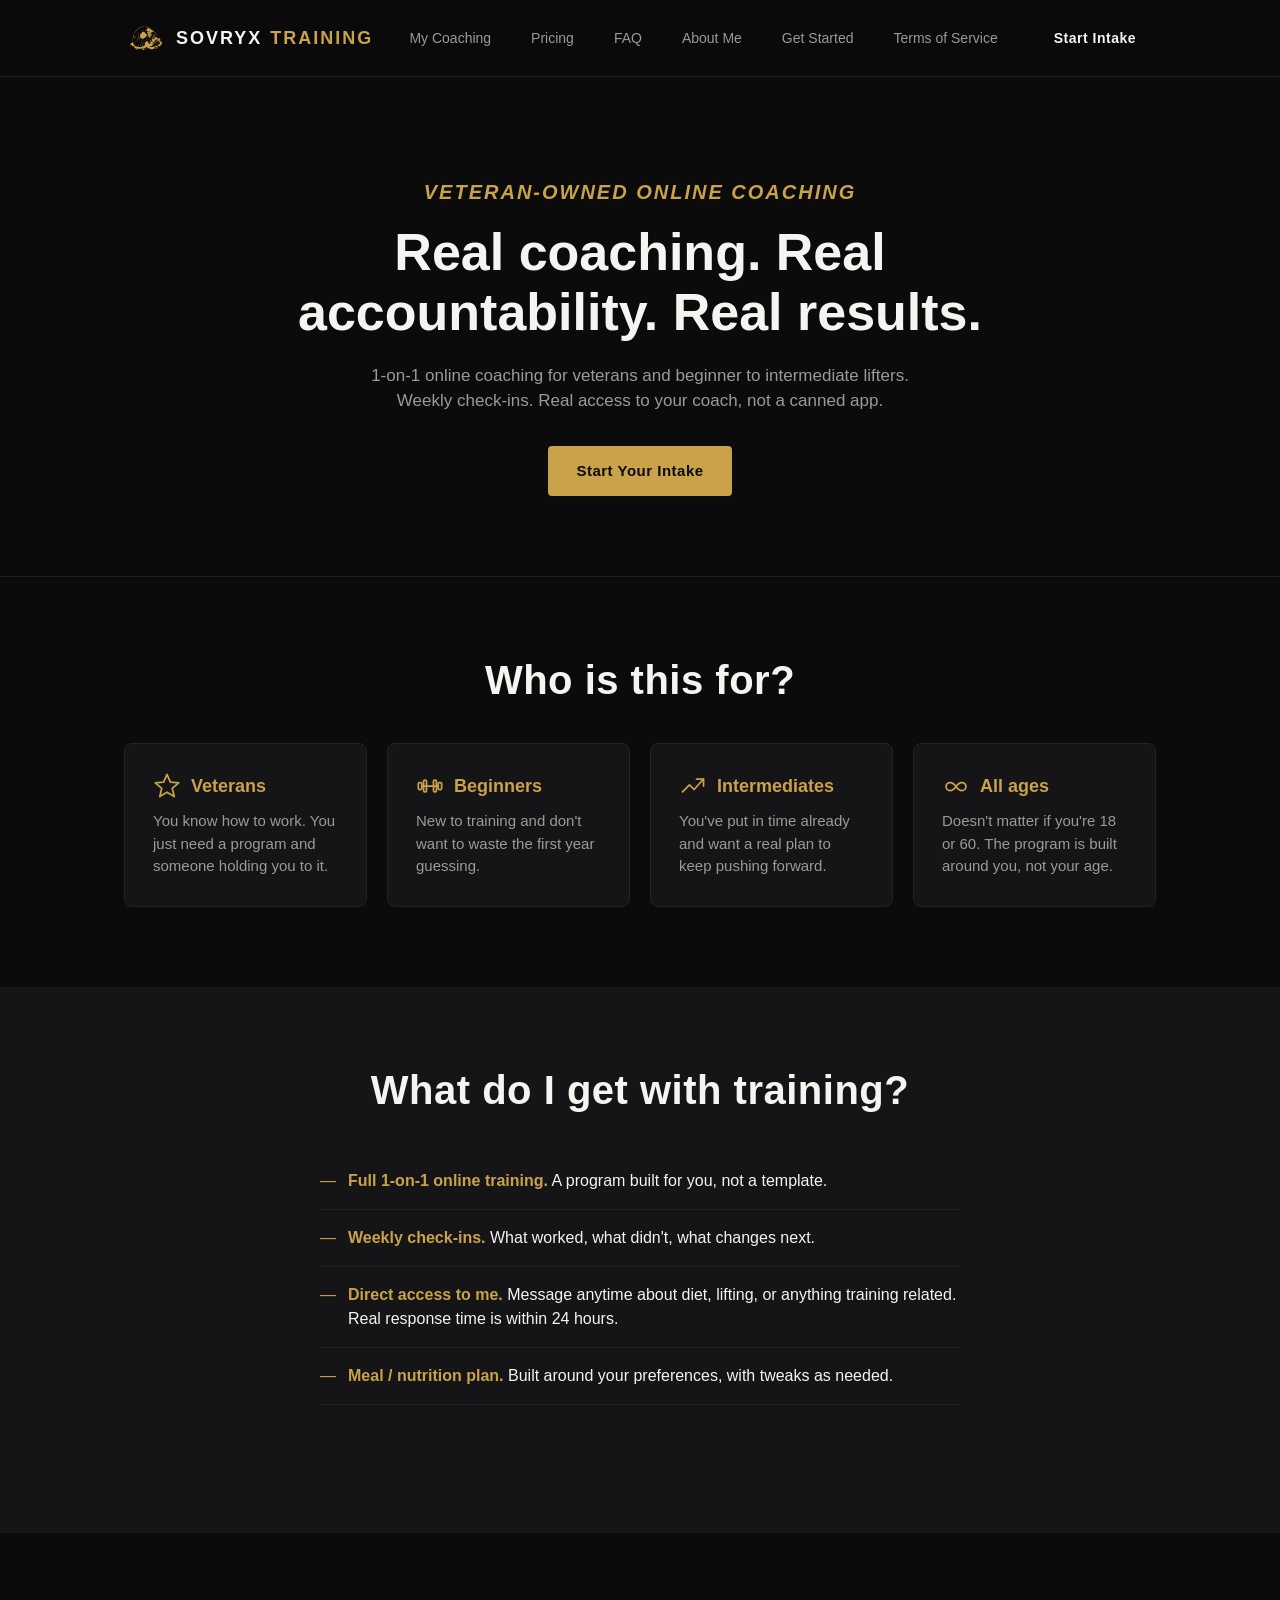
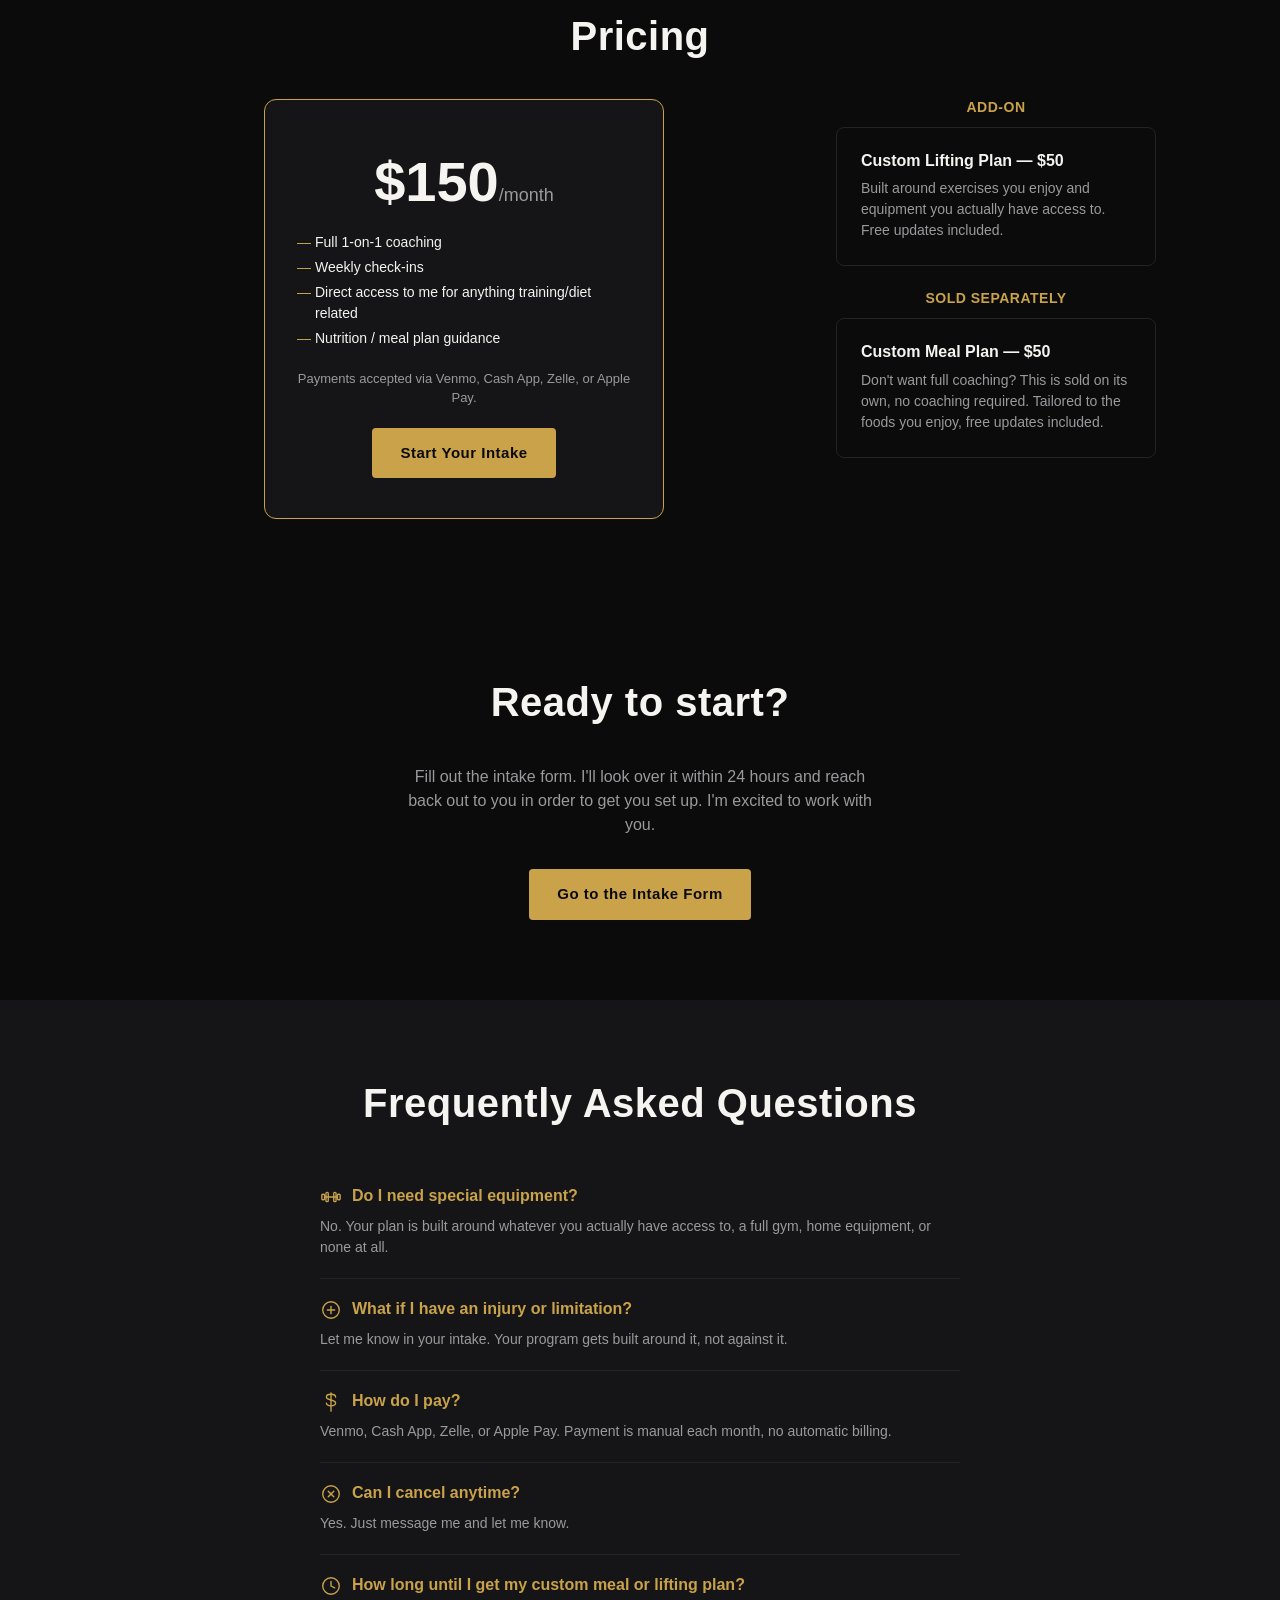
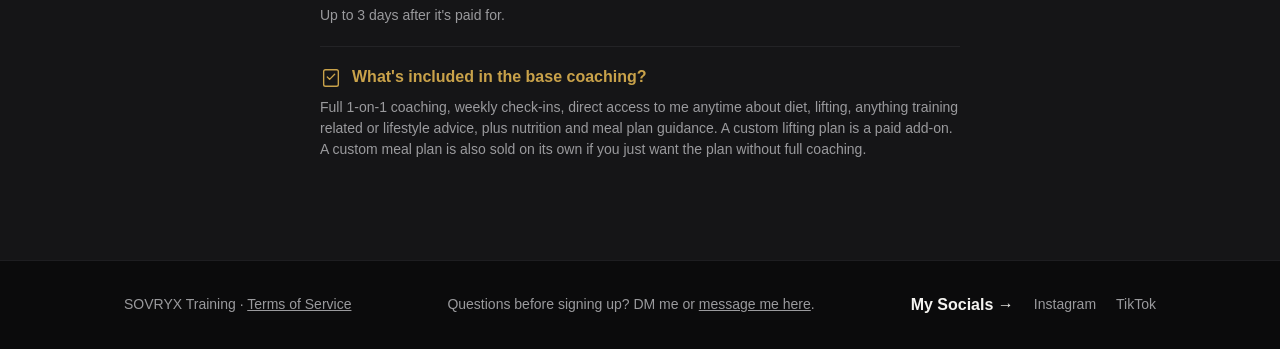
<file: index.html>
<!DOCTYPE html>
<html lang="en">
<head>
<meta charset="UTF-8">
<meta name="viewport" content="width=device-width, initial-scale=1.0">
<title>SOVRYX Training | Online Training and Lifestyle Coaching</title>
<meta name="description" content="1-on-1 online coaching for veterans and beginner to intermediate lifters. Weekly check-ins, custom meal and lifting plans, real access to your coach.">
<link rel="icon" type="image/png" href="favicon.png">
<link rel="icon" type="image/png" sizes="192x192" href="favicon-192.png">
<link rel="apple-touch-icon" href="apple-touch-icon.png">
<meta property="og:type" content="website">
<meta property="og:url" content="https://sovryxtraining.com/">
<meta property="og:title" content="SOVRYX Training | Online Training and Lifestyle Coaching">
<meta property="og:description" content="1-on-1 online coaching for veterans and beginner to intermediate lifters. Weekly check-ins, custom meal and lifting plans, real access to your coach.">
<meta property="og:image" content="https://sovryxtraining.com/og-image.png">
<meta name="twitter:card" content="summary_large_image">
<meta name="twitter:title" content="SOVRYX Training | Online Training and Lifestyle Coaching">
<meta name="twitter:description" content="1-on-1 online coaching for veterans and beginner to intermediate lifters. Weekly check-ins, custom meal and lifting plans, real access to your coach.">
<meta name="twitter:image" content="https://sovryxtraining.com/og-image.png">
<link rel="stylesheet" href="styles.css">
</head>
<body>

<header class="site-header">
  <div class="wrap header-inner">
    <a href="#top" class="logo">
      <img class="logo-icon" src="logo-icon.png" width="44" height="44" alt="">
      SOVRYX <span>TRAINING</span>
    </a>
    <nav class="nav">
      <a href="#offer">My Coaching</a>
      <a href="#pricing">Pricing</a>
      <a href="#faq">FAQ</a>
      <a href="about.html">About Me</a>
      <a href="intake.html">Get Started</a>
      <a href="terms.html">Terms of Service</a>
    </nav>
    <a href="intake.html" class="btn btn-nav">Start Intake</a>
    <button class="nav-toggle" aria-label="Menu" aria-expanded="false">&#9776;</button>
  </div>
</header>

<section id="top" class="hero">
  <div class="wrap">
    <p class="eyebrow">Veteran-owned online coaching</p>
    <h1>Real coaching. Real accountability. Real results.</h1>
    <p class="hero-sub">1-on-1 online coaching for veterans and beginner to intermediate lifters. Weekly check-ins. Real access to your coach, not a canned app.</p>
    <a href="intake.html" class="btn btn-primary">Start Your Intake</a>
  </div>
</section>

<section id="who" class="section">
  <div class="wrap">
    <h2>Who is this for?</h2>
    <div class="cards">
      <div class="card">
        <div class="card-heading">
          <svg class="card-icon" width="28" height="28" viewBox="0 0 24 24" fill="none" stroke="#c9a24a" stroke-width="1.5" stroke-linecap="round" stroke-linejoin="round" aria-hidden="true"><polygon points="12 2 14.9 8.6 22 9.3 16.5 14 18.2 21 12 17.3 5.8 21 7.5 14 2 9.3 9.1 8.6"/></svg>
          <h3>Veterans</h3>
        </div>
        <p>You know how to work. You just need a program and someone holding you to it.</p>
      </div>
      <div class="card">
        <div class="card-heading">
          <svg class="card-icon" width="28" height="28" viewBox="0 0 24 24" fill="none" stroke="#c9a24a" stroke-width="1.5" stroke-linecap="round" stroke-linejoin="round" aria-hidden="true"><rect x="2" y="9" width="3" height="6" rx="1"/><rect x="19" y="9" width="3" height="6" rx="1"/><line x1="5" y1="12" x2="19" y2="12"/><rect x="6.5" y="7" width="2.5" height="10" rx="1"/><rect x="15" y="7" width="2.5" height="10" rx="1"/></svg>
          <h3>Beginners</h3>
        </div>
        <p>New to training and don't want to waste the first year guessing.</p>
      </div>
      <div class="card">
        <div class="card-heading">
          <svg class="card-icon" width="28" height="28" viewBox="0 0 24 24" fill="none" stroke="#c9a24a" stroke-width="1.5" stroke-linecap="round" stroke-linejoin="round" aria-hidden="true"><polyline points="3 17 9 11 13 15 21 6"/><polyline points="15 6 21 6 21 12"/></svg>
          <h3>Intermediates</h3>
        </div>
        <p>You've put in time already and want a real plan to keep pushing forward.</p>
      </div>
      <div class="card">
        <div class="card-heading">
          <svg class="card-icon" width="28" height="28" viewBox="0 0 24 24" fill="none" stroke="#c9a24a" stroke-width="1.5" stroke-linecap="round" stroke-linejoin="round" aria-hidden="true"><path d="M7 9c-2 0-3.5 1.5-3.5 3.5S5 16 7 16c2.5 0 4-2 5-3.5 1 1.5 2.5 3.5 5 3.5 2 0 3.5-1.5 3.5-3.5S19 9 17 9c-2.5 0-4 2-5 3.5C11 11 9.5 9 7 9z"/></svg>
          <h3>All ages</h3>
        </div>
        <p>Doesn't matter if you're 18 or 60. The program is built around you, not your age.</p>
      </div>
    </div>
  </div>
</section>

<section id="offer" class="section section-alt">
  <div class="wrap">
    <h2>What do I get with training?</h2>
    <ul class="offer-list">
      <li><strong>Full 1-on-1 online training.</strong> A program built for you, not a template.</li>
      <li><strong>Weekly check-ins.</strong> What worked, what didn't, what changes next.</li>
      <li><strong>Direct access to me.</strong> Message anytime about diet, lifting, or anything training related. Real response time is within 24 hours.</li>
      <li><strong>Meal / nutrition plan.</strong> Built around your preferences, with tweaks as needed.</li>
    </ul>
  </div>
</section>

<section id="pricing" class="section">
  <div class="wrap">
    <h2>Pricing</h2>
    <div class="pricing-flex">
      <div class="price-card">
        <p class="price">$150<span>/month</span></p>
        <ul class="price-includes">
          <li>Full 1-on-1 coaching</li>
          <li>Weekly check-ins</li>
          <li>Direct access to me for anything training/diet related</li>
          <li>Nutrition / meal plan guidance</li>
        </ul>
        <p class="price-payment">Payments accepted via Venmo, Cash App, Zelle, or Apple Pay.</p>
        <a href="intake.html" class="btn btn-primary">Start Your Intake</a>
      </div>
      <div class="addons">
        <div class="addon-group">
          <h3>Add-on</h3>
          <div class="addon">
            <h4>Custom Lifting Plan &mdash; $50</h4>
            <p>Built around exercises you enjoy and equipment you actually have access to. Free updates included.</p>
          </div>
        </div>
        <div class="addon-group">
          <h3>Sold Separately</h3>
          <div class="addon">
            <h4>Custom Meal Plan &mdash; $50</h4>
            <p>Don't want full coaching? This is sold on its own, no coaching required. Tailored to the foods you enjoy, free updates included.</p>
          </div>
        </div>
      </div>
    </div>
  </div>
</section>

<section id="start" class="section cta-section">
  <div class="wrap">
    <h2>Ready to start?</h2>
    <p>Fill out the intake form. I'll look over it within 24 hours and reach back out to you in order to get you set up. I'm excited to work with you.</p>
    <a href="intake.html" class="btn btn-primary">Go to the Intake Form</a>
  </div>
</section>

<section id="faq" class="section section-alt">
  <div class="wrap">
    <h2>Frequently Asked Questions</h2>
    <div class="faq-list">
      <div class="faq-item">
        <div class="faq-question">
          <svg class="faq-icon" width="22" height="22" viewBox="0 0 24 24" fill="none" stroke="#c9a24a" stroke-width="1.5" stroke-linecap="round" stroke-linejoin="round" aria-hidden="true"><rect x="2" y="9" width="3" height="6" rx="1"/><rect x="19" y="9" width="3" height="6" rx="1"/><line x1="5" y1="12" x2="19" y2="12"/><rect x="6.5" y="7" width="2.5" height="10" rx="1"/><rect x="15" y="7" width="2.5" height="10" rx="1"/></svg>
          <h3>Do I need special equipment?</h3>
        </div>
        <p>No. Your plan is built around whatever you actually have access to, a full gym, home equipment, or none at all.</p>
      </div>
      <div class="faq-item">
        <div class="faq-question">
          <svg class="faq-icon" width="22" height="22" viewBox="0 0 24 24" fill="none" stroke="#c9a24a" stroke-width="1.5" stroke-linecap="round" aria-hidden="true"><circle cx="12" cy="12" r="9"/><line x1="12" y1="8" x2="12" y2="16"/><line x1="8" y1="12" x2="16" y2="12"/></svg>
          <h3>What if I have an injury or limitation?</h3>
        </div>
        <p>Let me know in your intake. Your program gets built around it, not against it.</p>
      </div>
      <div class="faq-item">
        <div class="faq-question">
          <svg class="faq-icon" width="22" height="22" viewBox="0 0 24 24" fill="none" stroke="#c9a24a" stroke-width="1.5" stroke-linecap="round" stroke-linejoin="round" aria-hidden="true"><line x1="12" y1="2" x2="12" y2="22"/><path d="M17 6.5c0-1.7-2-3-5-3s-5 1.3-5 3c0 1.8 1.8 2.5 5 3.3 3.5.8 5 1.7 5 3.4 0 1.7-2 3-5 3s-5-1.3-5-3"/></svg>
          <h3>How do I pay?</h3>
        </div>
        <p>Venmo, Cash App, Zelle, or Apple Pay. Payment is manual each month, no automatic billing.</p>
      </div>
      <div class="faq-item">
        <div class="faq-question">
          <svg class="faq-icon" width="22" height="22" viewBox="0 0 24 24" fill="none" stroke="#c9a24a" stroke-width="1.5" stroke-linecap="round" aria-hidden="true"><circle cx="12" cy="12" r="9"/><line x1="9" y1="9" x2="15" y2="15"/><line x1="15" y1="9" x2="9" y2="15"/></svg>
          <h3>Can I cancel anytime?</h3>
        </div>
        <p>Yes. Just message me and let me know.</p>
      </div>
      <div class="faq-item">
        <div class="faq-question">
          <svg class="faq-icon" width="22" height="22" viewBox="0 0 24 24" fill="none" stroke="#c9a24a" stroke-width="1.5" stroke-linecap="round" stroke-linejoin="round" aria-hidden="true"><circle cx="12" cy="12" r="9"/><polyline points="12 7 12 12 16 14"/></svg>
          <h3>How long until I get my custom meal or lifting plan?</h3>
        </div>
        <p>Up to 3 days after it's paid for.</p>
      </div>
      <div class="faq-item">
        <div class="faq-question">
          <svg class="faq-icon" width="22" height="22" viewBox="0 0 24 24" fill="none" stroke="#c9a24a" stroke-width="1.5" stroke-linecap="round" stroke-linejoin="round" aria-hidden="true"><rect x="4" y="3" width="16" height="18" rx="2"/><polyline points="8 11 10.5 13.5 16 8"/></svg>
          <h3>What's included in the base coaching?</h3>
        </div>
        <p>Full 1-on-1 coaching, weekly check-ins, direct access to me anytime about diet, lifting, anything training related or lifestyle advice, plus nutrition and meal plan guidance. A custom lifting plan is a paid add-on. A custom meal plan is also sold on its own if you just want the plan without full coaching.</p>
      </div>
    </div>
  </div>
</section>

<footer class="site-footer">
  <div class="wrap footer-inner">
    <p>SOVRYX Training &middot; <a href="terms.html" class="footer-link">Terms of Service</a></p>
    <p class="footer-contact">Questions before signing up? DM me or <a href="https://mail.google.com/mail/?view=cm&fs=1&to=jonabbott63@gmail.com&su=Question%20about%20SOVRYX%20Training" target="_blank" rel="noopener" class="footer-link">message me here</a>.</p>
    <div class="social">
      <span class="social-label">My Socials &rarr;</span>
      <a href="https://instagram.com/_jonabbott" target="_blank" rel="noopener">Instagram</a>
      <a href="https://tiktok.com/@jonabbott_" target="_blank" rel="noopener">TikTok</a>
    </div>
  </div>
</footer>

<script src="script.js"></script>

</body>
</html>
</file>
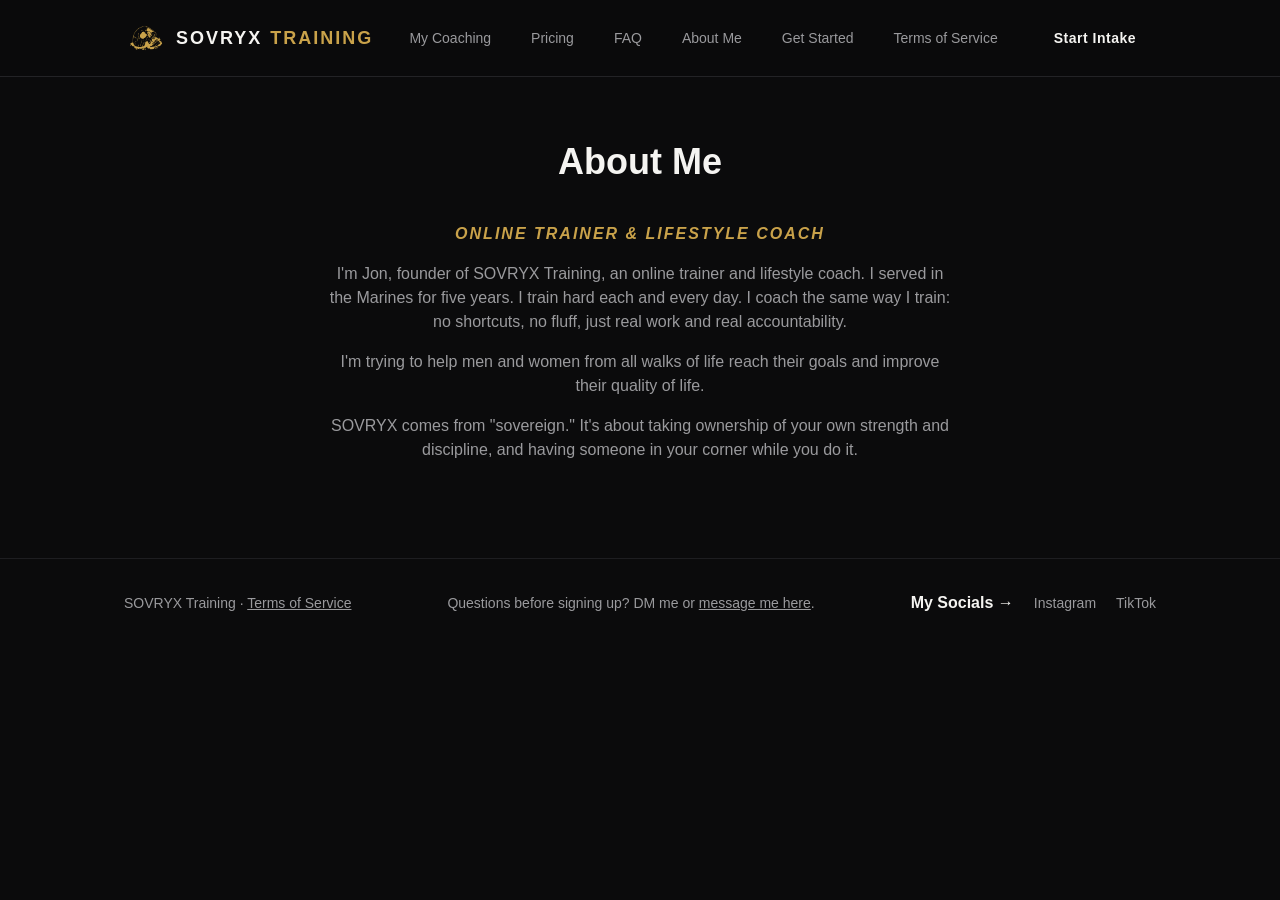
<file: about.html>
<!DOCTYPE html>
<html lang="en">
<head>
<meta charset="UTF-8">
<meta name="viewport" content="width=device-width, initial-scale=1.0">
<title>About Me | SOVRYX Training</title>
<meta name="description" content="Meet Jon, founder of SOVRYX Training.">
<link rel="icon" type="image/png" href="favicon.png">
<link rel="icon" type="image/png" sizes="192x192" href="favicon-192.png">
<link rel="apple-touch-icon" href="apple-touch-icon.png">
<meta property="og:type" content="website">
<meta property="og:url" content="https://sovryxtraining.com/about.html">
<meta property="og:title" content="About Me | SOVRYX Training">
<meta property="og:description" content="Meet Jon, founder of SOVRYX Training.">
<meta property="og:image" content="https://sovryxtraining.com/og-image.png">
<meta name="twitter:card" content="summary_large_image">
<meta name="twitter:title" content="About Me | SOVRYX Training">
<meta name="twitter:description" content="Meet Jon, founder of SOVRYX Training.">
<meta name="twitter:image" content="https://sovryxtraining.com/og-image.png">
<link rel="stylesheet" href="styles.css">
</head>
<body>

<header class="site-header">
  <div class="wrap header-inner">
    <a href="index.html" class="logo">
      <img class="logo-icon" src="logo-icon.png" width="44" height="44" alt="">
      SOVRYX <span>TRAINING</span>
    </a>
    <nav class="nav">
      <a href="index.html#offer">My Coaching</a>
      <a href="index.html#pricing">Pricing</a>
      <a href="index.html#faq">FAQ</a>
      <a href="about.html">About Me</a>
      <a href="intake.html">Get Started</a>
      <a href="terms.html">Terms of Service</a>
    </nav>
    <a href="intake.html" class="btn btn-nav">Start Intake</a>
    <button class="nav-toggle" aria-label="Menu" aria-expanded="false">&#9776;</button>
  </div>
</header>

<section class="section terms-page">
  <div class="wrap about-inner">
    <div>
      <h1>About Me</h1>
      <p class="eyebrow about-tagline">Online Trainer &amp; Lifestyle Coach</p>
      <p>I'm Jon, founder of SOVRYX Training, an online trainer and lifestyle coach. I served in the Marines for five years. I train hard each and every day. I coach the same way I train: no shortcuts, no fluff, just real work and real accountability.</p>
      <p>I'm trying to help men and women from all walks of life reach their goals and improve their quality of life.</p>
      <p>SOVRYX comes from "sovereign." It's about taking ownership of your own strength and discipline, and having someone in your corner while you do it.</p>
    </div>
  </div>
</section>

<footer class="site-footer">
  <div class="wrap footer-inner">
    <p>SOVRYX Training &middot; <a href="terms.html" class="footer-link">Terms of Service</a></p>
    <p class="footer-contact">Questions before signing up? DM me or <a href="https://mail.google.com/mail/?view=cm&fs=1&to=jonabbott63@gmail.com&su=Question%20about%20SOVRYX%20Training" target="_blank" rel="noopener" class="footer-link">message me here</a>.</p>
    <div class="social">
      <span class="social-label">My Socials &rarr;</span>
      <a href="https://instagram.com/_jonabbott" target="_blank" rel="noopener">Instagram</a>
      <a href="https://tiktok.com/@jonabbott_" target="_blank" rel="noopener">TikTok</a>
    </div>
  </div>
</footer>

<script src="script.js"></script>

</body>
</html>
</file>
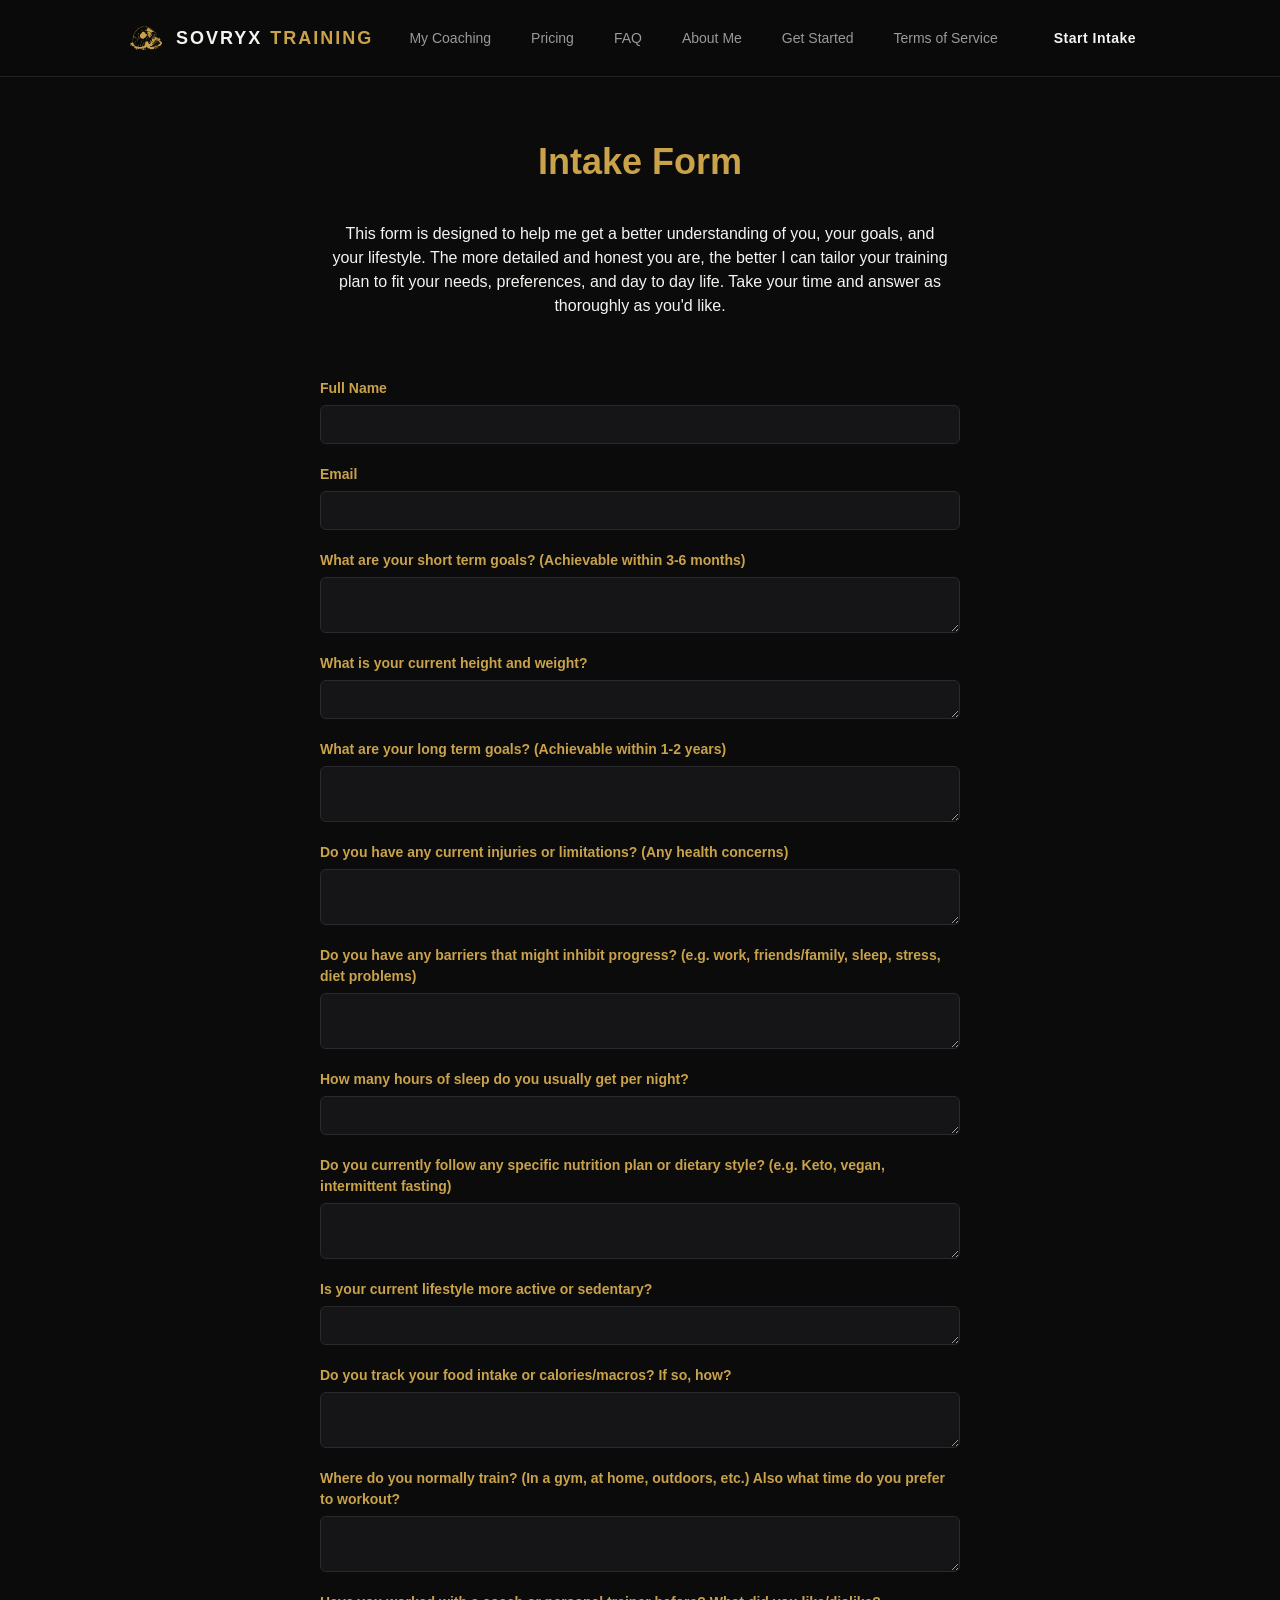
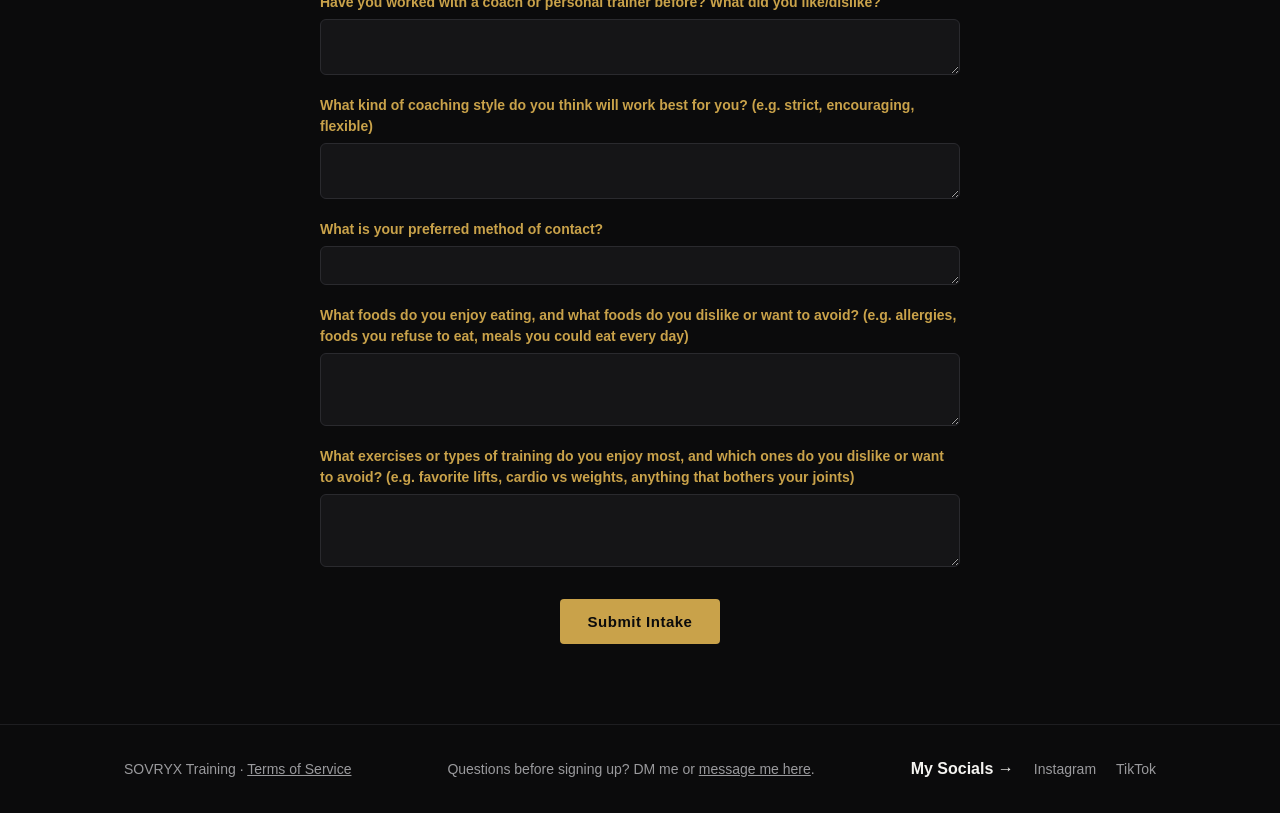
<file: intake.html>
<!DOCTYPE html>
<html lang="en">
<head>
<meta charset="UTF-8">
<meta name="viewport" content="width=device-width, initial-scale=1.0">
<title>Intake Form | SOVRYX Training</title>
<meta name="description" content="Start your SOVRYX Training coaching intake.">
<link rel="icon" type="image/png" href="favicon.png">
<link rel="icon" type="image/png" sizes="192x192" href="favicon-192.png">
<link rel="apple-touch-icon" href="apple-touch-icon.png">
<meta property="og:type" content="website">
<meta property="og:url" content="https://sovryxtraining.com/intake.html">
<meta property="og:title" content="Intake Form | SOVRYX Training">
<meta property="og:description" content="Start your SOVRYX Training coaching intake.">
<meta property="og:image" content="https://sovryxtraining.com/og-image.png">
<meta name="twitter:card" content="summary_large_image">
<meta name="twitter:title" content="Intake Form | SOVRYX Training">
<meta name="twitter:description" content="Start your SOVRYX Training coaching intake.">
<meta name="twitter:image" content="https://sovryxtraining.com/og-image.png">
<link rel="stylesheet" href="styles.css">
</head>
<body>

<header class="site-header">
  <div class="wrap header-inner">
    <a href="index.html" class="logo">
      <img class="logo-icon" src="logo-icon.png" width="44" height="44" alt="">
      SOVRYX <span>TRAINING</span>
    </a>
    <nav class="nav">
      <a href="index.html#offer">My Coaching</a>
      <a href="index.html#pricing">Pricing</a>
      <a href="index.html#faq">FAQ</a>
      <a href="about.html">About Me</a>
      <a href="intake.html">Get Started</a>
      <a href="terms.html">Terms of Service</a>
    </nav>
    <a href="intake.html" class="btn btn-nav">Start Intake</a>
    <button class="nav-toggle" aria-label="Menu" aria-expanded="false">&#9776;</button>
  </div>
</header>

<section class="section terms-page intake-page">
  <div class="wrap">
    <h1>Intake Form</h1>
    <p class="intake-sub">This form is designed to help me get a better understanding of you, your goals, and your lifestyle. The more detailed and honest you are, the better I can tailor your training plan to fit your needs, preferences, and day to day life. Take your time and answer as thoroughly as you'd like.</p>

    <form id="intake-form" class="intake-form" action="https://formspree.io/f/mdenolvr" method="POST">
      <input type="hidden" name="_subject" value="New SOVRYX Training Intake Submission">
      <p id="intake-error" class="intake-error" hidden>Something went wrong submitting the form. Please try again, or email me directly.</p>

      <label for="name">Full Name</label>
      <input type="text" id="name" name="name" required>

      <label for="email">Email</label>
      <input type="email" id="email" name="email" required>

      <label for="q1">What are your short term goals? (Achievable within 3-6 months)</label>
      <textarea id="q1" name="short_term_goals" rows="2" required></textarea>

      <label for="q2">What is your current height and weight?</label>
      <textarea id="q2" name="height_weight" rows="1" required></textarea>

      <label for="q3">What are your long term goals? (Achievable within 1-2 years)</label>
      <textarea id="q3" name="long_term_goals" rows="2" required></textarea>

      <label for="q4">Do you have any current injuries or limitations? (Any health concerns)</label>
      <textarea id="q4" name="injuries_limitations" rows="2" required></textarea>

      <label for="q5">Do you have any barriers that might inhibit progress? (e.g. work, friends/family, sleep, stress, diet problems)</label>
      <textarea id="q5" name="barriers" rows="2" required></textarea>

      <label for="q6">How many hours of sleep do you usually get per night?</label>
      <textarea id="q6" name="sleep_hours" rows="1" required></textarea>

      <label for="q7">Do you currently follow any specific nutrition plan or dietary style? (e.g. Keto, vegan, intermittent fasting)</label>
      <textarea id="q7" name="nutrition_style" rows="2" required></textarea>

      <label for="q8">Is your current lifestyle more active or sedentary?</label>
      <textarea id="q8" name="lifestyle" rows="1" required></textarea>

      <label for="q9">Do you track your food intake or calories/macros? If so, how?</label>
      <textarea id="q9" name="food_tracking" rows="2" required></textarea>

      <label for="q10">Where do you normally train? (In a gym, at home, outdoors, etc.) Also what time do you prefer to workout?</label>
      <textarea id="q10" name="training_location_time" rows="2" required></textarea>

      <label for="q11">Have you worked with a coach or personal trainer before? What did you like/dislike?</label>
      <textarea id="q11" name="past_coaching" rows="2" required></textarea>

      <label for="q12">What kind of coaching style do you think will work best for you? (e.g. strict, encouraging, flexible)</label>
      <textarea id="q12" name="coaching_style" rows="2" required></textarea>

      <label for="q13">What is your preferred method of contact?</label>
      <textarea id="q13" name="contact_method" rows="1" required></textarea>

      <label for="q14">What foods do you enjoy eating, and what foods do you dislike or want to avoid? (e.g. allergies, foods you refuse to eat, meals you could eat every day)</label>
      <textarea id="q14" name="food_preferences" rows="3" required></textarea>

      <label for="q15">What exercises or types of training do you enjoy most, and which ones do you dislike or want to avoid? (e.g. favorite lifts, cardio vs weights, anything that bothers your joints)</label>
      <textarea id="q15" name="exercise_preferences" rows="3" required></textarea>

      <button type="submit" class="btn btn-primary">Submit Intake</button>
    </form>
  </div>
</section>

<footer class="site-footer">
  <div class="wrap footer-inner">
    <p>SOVRYX Training &middot; <a href="terms.html" class="footer-link">Terms of Service</a></p>
    <p class="footer-contact">Questions before signing up? DM me or <a href="https://mail.google.com/mail/?view=cm&fs=1&to=jonabbott63@gmail.com&su=Question%20about%20SOVRYX%20Training" target="_blank" rel="noopener" class="footer-link">message me here</a>.</p>
    <div class="social">
      <span class="social-label">My Socials &rarr;</span>
      <a href="https://instagram.com/_jonabbott" target="_blank" rel="noopener">Instagram</a>
      <a href="https://tiktok.com/@jonabbott_" target="_blank" rel="noopener">TikTok</a>
    </div>
  </div>
</footer>

<script src="script.js"></script>

<script>
  const form = document.getElementById('intake-form');
  const errorMsg = document.getElementById('intake-error');
  form.addEventListener('submit', function (e) {
    e.preventDefault();
    errorMsg.hidden = true;
    fetch(form.action, {
      method: 'POST',
      body: new FormData(form),
      headers: { 'Accept': 'application/json' }
    }).then(function (response) {
      if (response.ok) {
        window.location.href = 'thank-you.html';
      } else {
        errorMsg.hidden = false;
      }
    }).catch(function () {
      errorMsg.hidden = false;
    });
  });
</script>

</body>
</html>
</file>
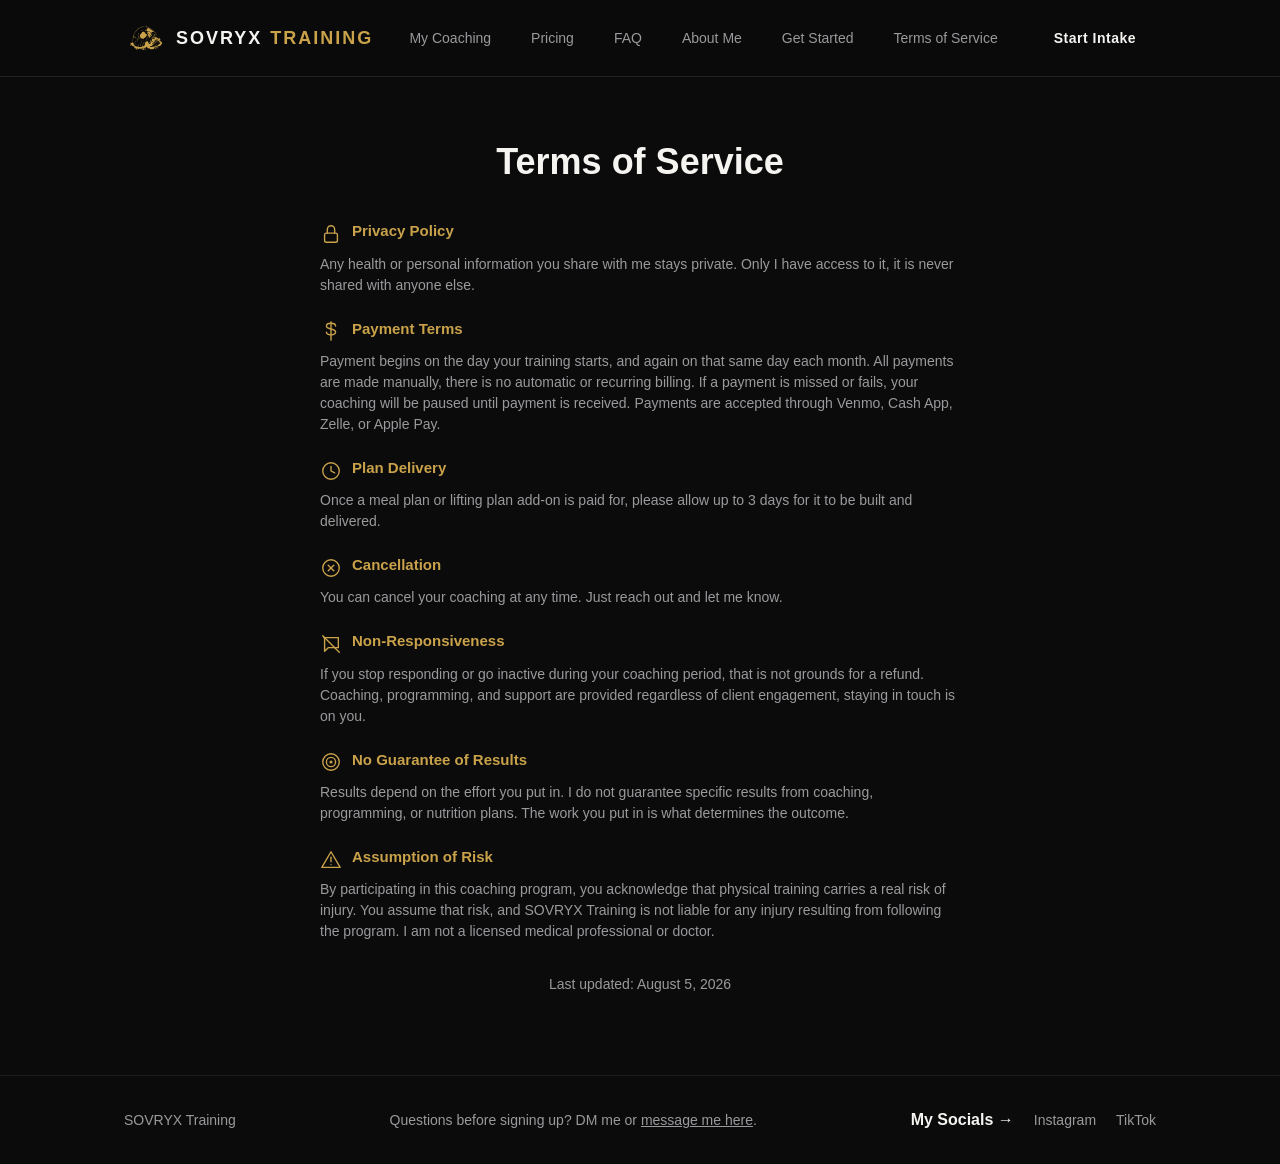
<file: terms.html>
<!DOCTYPE html>
<html lang="en">
<head>
<meta charset="UTF-8">
<meta name="viewport" content="width=device-width, initial-scale=1.0">
<title>Terms of Service | SOVRYX Training</title>
<meta name="description" content="Cancellation, refund, and non-responsiveness policy for SOVRYX Training coaching.">
<link rel="icon" type="image/png" href="favicon.png">
<link rel="icon" type="image/png" sizes="192x192" href="favicon-192.png">
<link rel="apple-touch-icon" href="apple-touch-icon.png">
<meta property="og:type" content="website">
<meta property="og:url" content="https://sovryxtraining.com/terms.html">
<meta property="og:title" content="Terms of Service | SOVRYX Training">
<meta property="og:description" content="Cancellation, refund, and non-responsiveness policy for SOVRYX Training coaching.">
<meta property="og:image" content="https://sovryxtraining.com/og-image.png">
<meta name="twitter:card" content="summary_large_image">
<meta name="twitter:title" content="Terms of Service | SOVRYX Training">
<meta name="twitter:description" content="Cancellation, refund, and non-responsiveness policy for SOVRYX Training coaching.">
<meta name="twitter:image" content="https://sovryxtraining.com/og-image.png">
<link rel="stylesheet" href="styles.css">
</head>
<body>

<header class="site-header">
  <div class="wrap header-inner">
    <a href="index.html" class="logo">
      <img class="logo-icon" src="logo-icon.png" width="44" height="44" alt="">
      SOVRYX <span>TRAINING</span>
    </a>
    <nav class="nav">
      <a href="index.html#offer">My Coaching</a>
      <a href="index.html#pricing">Pricing</a>
      <a href="index.html#faq">FAQ</a>
      <a href="about.html">About Me</a>
      <a href="intake.html">Get Started</a>
      <a href="terms.html">Terms of Service</a>
    </nav>
    <a href="intake.html" class="btn btn-nav">Start Intake</a>
    <button class="nav-toggle" aria-label="Menu" aria-expanded="false">&#9776;</button>
  </div>
</header>

<section class="section terms-page">
  <div class="wrap">
    <h1>Terms of Service</h1>
    <div class="terms-content">
      <div class="faq-question">
        <svg class="faq-icon" width="22" height="22" viewBox="0 0 24 24" fill="none" stroke="#c9a24a" stroke-width="1.5" stroke-linecap="round" stroke-linejoin="round" aria-hidden="true"><rect x="5" y="11" width="14" height="10" rx="2"/><path d="M8 11V7a4 4 0 0 1 8 0v4"/></svg>
        <h3>Privacy Policy</h3>
      </div>
      <p>Any health or personal information you share with me stays private. Only I have access to it, it is never shared with anyone else.</p>

      <div class="faq-question">
        <svg class="faq-icon" width="22" height="22" viewBox="0 0 24 24" fill="none" stroke="#c9a24a" stroke-width="1.5" stroke-linecap="round" stroke-linejoin="round" aria-hidden="true"><line x1="12" y1="2" x2="12" y2="22"/><path d="M17 6.5c0-1.7-2-3-5-3s-5 1.3-5 3c0 1.8 1.8 2.5 5 3.3 3.5.8 5 1.7 5 3.4 0 1.7-2 3-5 3s-5-1.3-5-3"/></svg>
        <h3>Payment Terms</h3>
      </div>
      <p>Payment begins on the day your training starts, and again on that same day each month. All payments are made manually, there is no automatic or recurring billing. If a payment is missed or fails, your coaching will be paused until payment is received. Payments are accepted through Venmo, Cash App, Zelle, or Apple Pay.</p>

      <div class="faq-question">
        <svg class="faq-icon" width="22" height="22" viewBox="0 0 24 24" fill="none" stroke="#c9a24a" stroke-width="1.5" stroke-linecap="round" stroke-linejoin="round" aria-hidden="true"><circle cx="12" cy="12" r="9"/><polyline points="12 7 12 12 16 14"/></svg>
        <h3>Plan Delivery</h3>
      </div>
      <p>Once a meal plan or lifting plan add-on is paid for, please allow up to 3 days for it to be built and delivered.</p>

      <div class="faq-question">
        <svg class="faq-icon" width="22" height="22" viewBox="0 0 24 24" fill="none" stroke="#c9a24a" stroke-width="1.5" stroke-linecap="round" aria-hidden="true"><circle cx="12" cy="12" r="9"/><line x1="9" y1="9" x2="15" y2="15"/><line x1="15" y1="9" x2="9" y2="15"/></svg>
        <h3>Cancellation</h3>
      </div>
      <p>You can cancel your coaching at any time. Just reach out and let me know.</p>

      <div class="faq-question">
        <svg class="faq-icon" width="22" height="22" viewBox="0 0 24 24" fill="none" stroke="#c9a24a" stroke-width="1.5" stroke-linecap="round" stroke-linejoin="round" aria-hidden="true"><path d="M4 5h16v11H9l-4 4V5z"/><line x1="3" y1="3" x2="21" y2="21"/></svg>
        <h3>Non-Responsiveness</h3>
      </div>
      <p>If you stop responding or go inactive during your coaching period, that is not grounds for a refund. Coaching, programming, and support are provided regardless of client engagement, staying in touch is on you.</p>

      <div class="faq-question">
        <svg class="faq-icon" width="22" height="22" viewBox="0 0 24 24" fill="none" stroke="#c9a24a" stroke-width="1.5" stroke-linecap="round" stroke-linejoin="round" aria-hidden="true"><circle cx="12" cy="12" r="9"/><circle cx="12" cy="12" r="5"/><circle cx="12" cy="12" r="1" fill="#c9a24a"/></svg>
        <h3>No Guarantee of Results</h3>
      </div>
      <p>Results depend on the effort you put in. I do not guarantee specific results from coaching, programming, or nutrition plans. The work you put in is what determines the outcome.</p>

      <div class="faq-question">
        <svg class="faq-icon" width="22" height="22" viewBox="0 0 24 24" fill="none" stroke="#c9a24a" stroke-width="1.5" stroke-linecap="round" stroke-linejoin="round" aria-hidden="true"><path d="M12 3 2 20h20L12 3z"/><line x1="12" y1="9" x2="12" y2="14"/><line x1="12" y1="17" x2="12" y2="17.01"/></svg>
        <h3>Assumption of Risk</h3>
      </div>
      <p>By participating in this coaching program, you acknowledge that physical training carries a real risk of injury. You assume that risk, and SOVRYX Training is not liable for any injury resulting from following the program. I am not a licensed medical professional or doctor.</p>

      <p class="terms-updated">Last updated: August 5, 2026</p>
    </div>
  </div>
</section>

<footer class="site-footer">
  <div class="wrap footer-inner">
    <p>SOVRYX Training</p>
    <p class="footer-contact">Questions before signing up? DM me or <a href="https://mail.google.com/mail/?view=cm&fs=1&to=jonabbott63@gmail.com&su=Question%20about%20SOVRYX%20Training" target="_blank" rel="noopener" class="footer-link">message me here</a>.</p>
    <div class="social">
      <span class="social-label">My Socials &rarr;</span>
      <a href="https://instagram.com/_jonabbott" target="_blank" rel="noopener">Instagram</a>
      <a href="https://tiktok.com/@jonabbott_" target="_blank" rel="noopener">TikTok</a>
    </div>
  </div>
</footer>

<script src="script.js"></script>

</body>
</html>
</file>
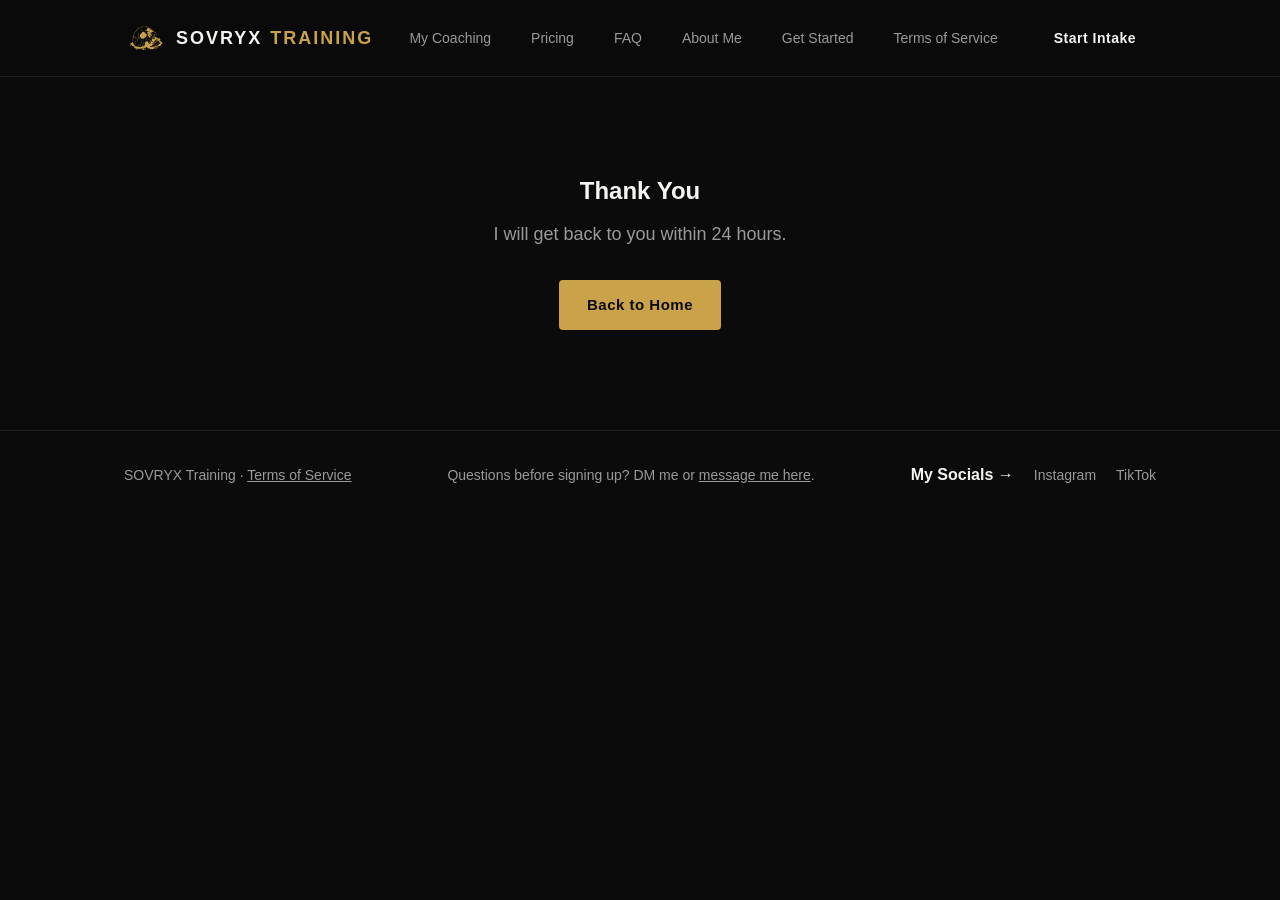
<file: thank-you.html>
<!DOCTYPE html>
<html lang="en">
<head>
<meta charset="UTF-8">
<meta name="viewport" content="width=device-width, initial-scale=1.0">
<title>Thank You | SOVRYX Training</title>
<meta name="description" content="Your intake was received.">
<link rel="icon" type="image/png" href="favicon.png">
<link rel="icon" type="image/png" sizes="192x192" href="favicon-192.png">
<link rel="apple-touch-icon" href="apple-touch-icon.png">
<meta property="og:type" content="website">
<meta property="og:url" content="https://sovryxtraining.com/thank-you.html">
<meta property="og:title" content="Thank You | SOVRYX Training">
<meta property="og:description" content="Your intake was received.">
<meta property="og:image" content="https://sovryxtraining.com/og-image.png">
<meta name="twitter:card" content="summary_large_image">
<meta name="twitter:title" content="Thank You | SOVRYX Training">
<meta name="twitter:description" content="Your intake was received.">
<meta name="twitter:image" content="https://sovryxtraining.com/og-image.png">
<link rel="stylesheet" href="styles.css">
</head>
<body>

<header class="site-header">
  <div class="wrap header-inner">
    <a href="index.html" class="logo">
      <img class="logo-icon" src="logo-icon.png" width="44" height="44" alt="">
      SOVRYX <span>TRAINING</span>
    </a>
    <nav class="nav">
      <a href="index.html#offer">My Coaching</a>
      <a href="index.html#pricing">Pricing</a>
      <a href="index.html#faq">FAQ</a>
      <a href="about.html">About Me</a>
      <a href="intake.html">Get Started</a>
      <a href="terms.html">Terms of Service</a>
    </nav>
    <a href="intake.html" class="btn btn-nav">Start Intake</a>
    <button class="nav-toggle" aria-label="Menu" aria-expanded="false">&#9776;</button>
  </div>
</header>

<section class="section thank-you-section">
  <div class="wrap">
    <h1>Thank You</h1>
    <p>I will get back to you within 24 hours.</p>
    <a href="index.html" class="btn btn-primary">Back to Home</a>
  </div>
</section>

<footer class="site-footer">
  <div class="wrap footer-inner">
    <p>SOVRYX Training &middot; <a href="terms.html" class="footer-link">Terms of Service</a></p>
    <p class="footer-contact">Questions before signing up? DM me or <a href="https://mail.google.com/mail/?view=cm&fs=1&to=jonabbott63@gmail.com&su=Question%20about%20SOVRYX%20Training" target="_blank" rel="noopener" class="footer-link">message me here</a>.</p>
    <div class="social">
      <span class="social-label">My Socials &rarr;</span>
      <a href="https://instagram.com/_jonabbott" target="_blank" rel="noopener">Instagram</a>
      <a href="https://tiktok.com/@jonabbott_" target="_blank" rel="noopener">TikTok</a>
    </div>
  </div>
</footer>

<script src="script.js"></script>

</body>
</html>
</file>
<file: styles.css>
:root {
  --black: #0b0b0c;
  --near-black: #151517;
  --gold: #c9a24a;
  --white: #f5f4f1;
  --gray: #9a9a9d;
  --max-width: 1080px;
}

* { box-sizing: border-box; }

body {
  margin: 0;
  font-family: -apple-system, BlinkMacSystemFont, "Segoe UI", Helvetica, Arial, sans-serif;
  background: var(--black);
  color: var(--white);
  line-height: 1.5;
}

.wrap {
  max-width: var(--max-width);
  margin: 0 auto;
  padding: 0 24px;
}

h1, h2, h3, h4 {
  font-weight: 700;
  line-height: 1.15;
  margin: 0 0 16px;
}

h2 {
  font-size: clamp(28px, 4vw, 40px);
  text-align: center;
  margin-bottom: 40px;
  letter-spacing: 0.5px;
}

p { color: var(--gray); margin: 0 0 16px; }

a { color: inherit; text-decoration: none; }

/* Header */
.site-header {
  position: sticky;
  top: 0;
  background: rgba(11,11,12,0.9);
  backdrop-filter: blur(6px);
  border-bottom: 1px solid #232326;
  z-index: 10;
}

.header-inner {
  display: flex;
  align-items: center;
  justify-content: space-between;
  padding-top: 16px;
  padding-bottom: 16px;
}

.logo {
  display: flex;
  align-items: center;
  gap: 8px;
  font-weight: 800;
  letter-spacing: 2px;
  font-size: 18px;
}

.logo span { color: var(--gold); }

.nav {
  display: none;
  gap: 14px;
}

.nav a {
  color: var(--gray);
  font-size: 14px;
  white-space: nowrap;
  padding: 8px 12px;
  border-radius: 8px;
  border: 1px solid transparent;
  transition: all 0.15s ease;
}

.nav a:hover {
  color: var(--white);
  border-color: var(--gold);
  background-color: rgba(201, 162, 74, 0.1);
}

@media (min-width: 1100px) {
  .nav { display: flex; }
}

.btn {
  display: inline-block;
  padding: 14px 28px;
  border-radius: 4px;
  font-weight: 700;
  font-size: 15px;
  letter-spacing: 0.5px;
  cursor: pointer;
  border: none;
}

.btn-primary {
  background: var(--gold);
  color: var(--black);
}

.btn-primary:hover { background: #ddb85e; }

.btn-nav {
  display: none;
  padding: 10px 20px;
  font-size: 14px;
}

@media (min-width: 1100px) {
  .btn-nav { display: inline-block; }
}

.nav-toggle {
  display: inline-flex;
  background: none;
  border: none;
  color: var(--gold);
  font-size: 24px;
  line-height: 1;
  cursor: pointer;
  padding: 4px 8px;
}

@media (min-width: 1100px) {
  .nav-toggle { display: none; }
}

.nav.nav-open {
  display: flex;
  flex-direction: column;
  align-items: flex-start;
  position: absolute;
  top: 100%;
  left: 0;
  right: 0;
  background: var(--black);
  padding: 12px 24px 20px;
  gap: 4px;
  border-bottom: 1px solid #232326;
  z-index: 20;
}

.nav.nav-open a {
  width: 100%;
}

/* Hero */
.hero {
  padding: 100px 0 80px;
  text-align: center;
  border-bottom: 1px solid #1e1e21;
}

.eyebrow {
  color: var(--gold);
  text-transform: uppercase;
  font-size: 20px;
  letter-spacing: 2px;
  font-weight: 700;
  font-style: italic;
  margin-bottom: 16px;
}

.hero h1 {
  font-size: clamp(32px, 5vw, 52px);
  max-width: 800px;
  margin-left: auto;
  margin-right: auto;
  margin-bottom: 20px;
}

.hero-sub {
  max-width: 560px;
  margin: 0 auto 32px;
  font-size: 17px;
}

/* Sections */
.section {
  padding: 80px 0;
}

.section-alt {
  background: var(--near-black);
}

/* Who cards */
.cards {
  display: grid;
  gap: 20px;
  grid-template-columns: 1fr;
}

@media (min-width: 640px) {
  .cards { grid-template-columns: repeat(2, 1fr); }
}

@media (min-width: 1000px) {
  .cards { grid-template-columns: repeat(4, 1fr); }
}

.card {
  background: var(--near-black);
  border: 1px solid #232326;
  border-radius: 8px;
  padding: 28px;
}

.card-heading {
  display: flex;
  align-items: center;
  gap: 10px;
  margin-bottom: 10px;
}

.card-icon { flex-shrink: 0; }
.card h3 { color: var(--gold); font-size: 18px; margin: 0; }
.card p { margin: 0; font-size: 15px; }

/* Offer */
.offer-list {
  list-style: none;
  padding: 0;
  max-width: 640px;
  margin: 0 auto 48px;
}

.offer-list li {
  padding: 16px 0 16px 28px;
  border-bottom: 1px solid #232326;
  position: relative;
  color: var(--white);
  font-size: 16px;
}

.offer-list li::before {
  content: "\2014";
  position: absolute;
  left: 0;
  color: var(--gold);
}

.offer-list strong { color: var(--gold); }

.addon-group h3 {
  text-align: center;
  font-size: 14px;
  text-transform: uppercase;
  letter-spacing: 0.5px;
  color: var(--gold);
  margin-bottom: 12px;
}

.addon {
  background: var(--black);
  border: 1px solid #232326;
  border-radius: 8px;
  padding: 24px;
}

.addon h4 { font-size: 16px; margin-bottom: 8px; }
.addon p { font-size: 14px; margin: 0; }

/* FAQ */
.faq-list {
  max-width: 640px;
  margin: 0 auto;
}

.faq-item {
  padding: 20px 0;
  border-bottom: 1px solid #232326;
}

.faq-item:last-child {
  border-bottom: none;
}

.faq-question {
  display: flex;
  align-items: center;
  gap: 10px;
  margin-bottom: 8px;
}

.faq-icon {
  flex-shrink: 0;
}

.faq-item h3 {
  color: var(--gold);
  font-size: 16px;
  margin: 0;
}

.faq-item p {
  font-size: 14px;
  margin: 0;
}

/* Pricing */
.pricing-flex {
  display: flex;
  flex-direction: column;
  align-items: center;
  gap: 32px;
}

@media (min-width: 860px) {
  .pricing-flex {
    flex-direction: row;
    align-items: flex-start;
    justify-content: center;
  }
}

.addons {
  display: flex;
  flex-direction: column;
  gap: 24px;
  width: 100%;
  max-width: 320px;
}

.price-card {
  max-width: 400px;
  width: 100%;
  margin: 0 auto;
  text-align: center;
  background: var(--near-black);
  border: 1px solid var(--gold);
  border-radius: 12px;
  padding: 40px 32px;
}

.price {
  font-size: 56px;
  font-weight: 800;
  color: var(--white);
  margin: 0;
}

.price span {
  font-size: 18px;
  color: var(--gray);
  font-weight: 400;
}

.price-desc {
  margin: 8px 0 8px;
  font-size: 15px;
}

.price-payment {
  font-size: 13px;
  margin: 0 0 20px;
}

.price-includes {
  list-style: none;
  padding: 0;
  margin: 8px 0 20px;
  text-align: left;
}

.price-includes li {
  font-size: 14px;
  color: var(--white);
  padding-left: 18px;
  position: relative;
  margin-bottom: 4px;
}

.price-includes li::before {
  content: "\2014";
  position: absolute;
  left: 0;
  color: var(--gold);
}

/* About */
.about-inner p { font-size: 16px; }
.about-inner { max-width: 680px; margin: 0 auto; text-align: center; }

/* CTA */
.cta-section {
  text-align: center;
}

.cta-section p {
  max-width: 480px;
  margin: 0 auto 32px;
}

/* Thank you page */
.thank-you-section {
  text-align: center;
  padding: 100px 0;
}

.thank-you-section p {
  font-size: 18px;
  margin-bottom: 32px;
}

/* Intake form */
.intake-sub {
  text-align: center;
  max-width: 620px;
  margin: 0 auto 40px;
}

.intake-form {
  max-width: 640px;
  margin: 0 auto;
  display: flex;
  flex-direction: column;
}

.intake-error {
  color: #e07a5f;
  font-size: 14px;
  text-align: center;
  margin: 0 0 16px;
}

.intake-page h1 {
  color: var(--gold);
}

.intake-page .intake-sub {
  color: var(--white);
}

.intake-form label {
  color: var(--gold);
  font-size: 14px;
  font-weight: 700;
  margin-top: 20px;
  margin-bottom: 6px;
}

.intake-form input,
.intake-form textarea {
  -webkit-appearance: none;
  appearance: none;
  width: 100%;
  background: var(--near-black);
  border: 1px solid #2a2a2e;
  border-radius: 6px;
  color: var(--gold);
  font-family: inherit;
  font-size: 15px;
  padding: 10px 12px;
  resize: vertical;
}

.intake-form input:focus,
.intake-form textarea:focus {
  outline: none;
  border-color: var(--gold);
}

.intake-form button {
  margin-top: 32px;
  align-self: center;
}

/* Terms */
.terms-page {
  padding: 64px 0 80px;
}

.terms-page h1 {
  font-size: clamp(28px, 4vw, 36px);
  text-align: center;
  margin-bottom: 40px;
}

.terms-updated {
  text-align: center;
  font-size: 13px;
  margin-top: 32px;
  margin-bottom: 0;
}

.terms-content {
  max-width: 640px;
  margin: 0 auto;
}

.terms-content h3 {
  color: var(--gold);
  font-size: 15px;
  margin-bottom: 6px;
}

.terms-content p {
  font-size: 14px;
  margin-bottom: 24px;
}

.terms-content p:last-child {
  margin-bottom: 0;
}

.footer-link {
  color: var(--gray);
  text-decoration: underline;
}

.footer-link:hover { color: var(--gold); }

/* Footer */
.site-footer {
  border-top: 1px solid #1e1e21;
  padding: 32px 0;
}

.footer-inner {
  display: flex;
  flex-direction: column;
  gap: 12px;
  align-items: center;
  text-align: center;
}

.footer-inner p { color: var(--gray); margin: 0; font-size: 14px; }

.footer-contact { text-align: center; }

.social {
  display: flex;
  align-items: center;
  gap: 20px;
}

.social-label {
  font-weight: 700;
  color: var(--white);
}

.social a {
  color: var(--gray);
  font-size: 14px;
}

.social a:hover { color: var(--gold); }

@media (min-width: 640px) {
  .footer-inner { flex-direction: row; justify-content: space-between; }
}
</file>
